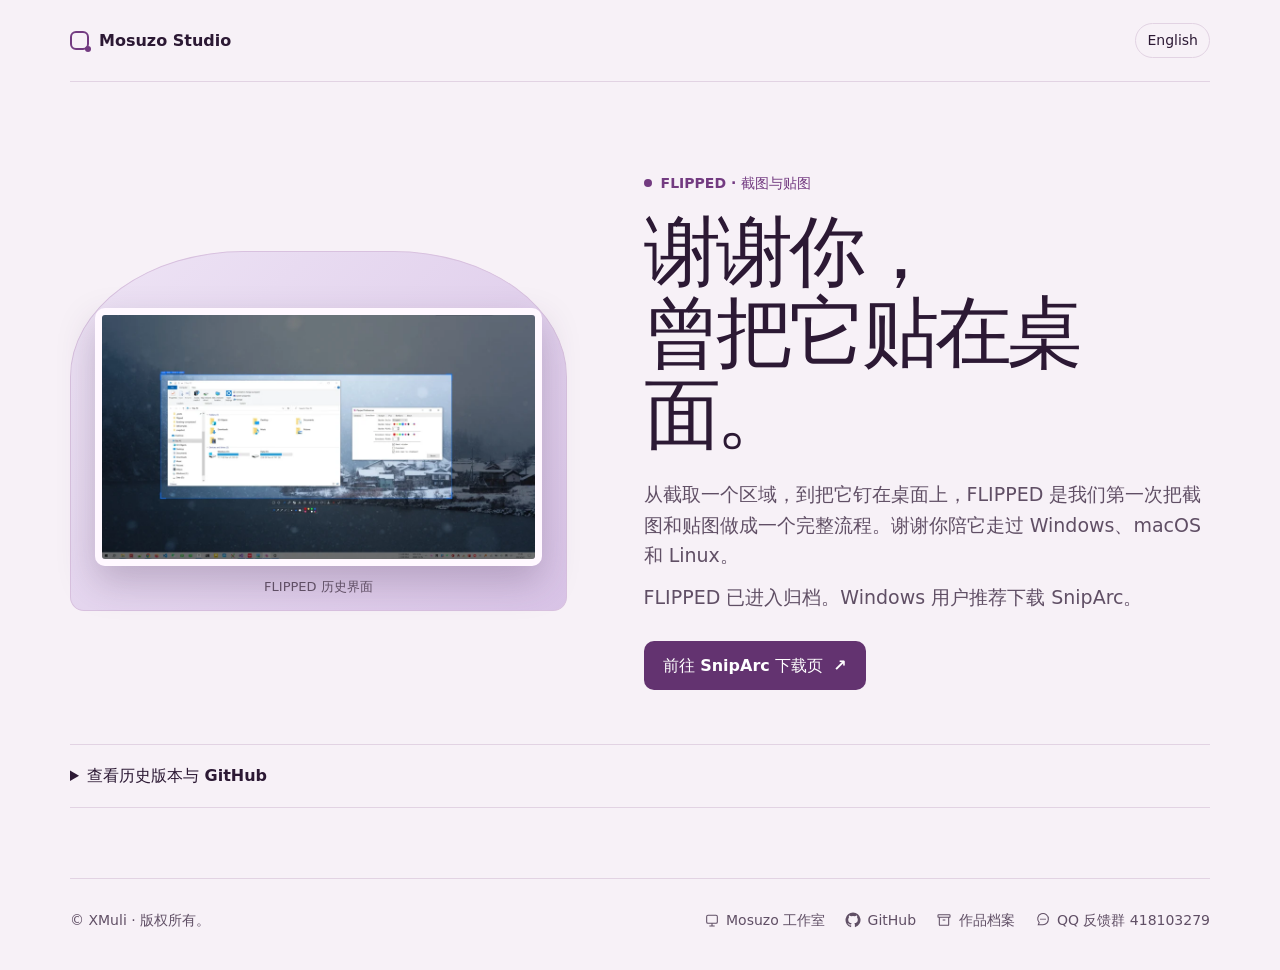
<file: docs/index.html>
<!doctype html>
<html lang="zh-CN">
<head>
  <meta charset="utf-8">
  <meta name="viewport" content="width=device-width, initial-scale=1">
  <meta name="description" content="从截取一个区域，到把它钉在桌面上，FLIPPED 是我们第一次把截图和贴图做成一个完整流程。谢谢你陪它走过 Windows、macOS 和 Linux。">
  <title>FLIPPED 告别页 · Mosuzo Studio</title>
  <link rel="stylesheet" href="farewell.css?v=20261127">
  <link rel="canonical" href="https://flipped.xmuli.tech/">
  <link rel="alternate" hreflang="en" href="https://flipped.xmuli.tech/en/">
</head>
<body class="legacy flipped">
<header class="top wrap">
  <a class="wordmark" href="index.html"><span class="logo-mark" aria-hidden="true"></span>Mosuzo Studio</a>
  <nav aria-label="页面导航"><a class="language" href="en/index.html" lang="en">English</a></nav>
</header>
<main class="wrap">
  <section class="legacy-hero">
    <div class="hero-copy">
      <p class="eyebrow"><span></span>FLIPPED · 截图与贴图</p>
      <h1>谢谢你，<br>曾把它贴在桌面。</h1>
      <p class="lead">从截取一个区域，到把它钉在桌面上，FLIPPED 是我们第一次把截图和贴图做成一个完整流程。谢谢你陪它走过 Windows、macOS 和 Linux。</p>
      <p class="follow">FLIPPED 已进入归档。Windows 用户推荐下载 SnipArc。</p>
      <div class="actions"><a class="button" href="https://sniparc.mosuzo.com/zh-cn/download">前往 SnipArc 下载页<span aria-hidden="true">↗</span></a></div>
    </div>
    <figure class="art flipped-art"><div class="photo-frame"><img src="farewell-assets/flipped.webp" alt="FLIPPED 历史界面" width="920" height="518"></div><figcaption>FLIPPED 历史界面</figcaption></figure>
  </section>
  <details class="archive-links">
    <summary>查看历史版本与 GitHub</summary>
    <p>历史版本面向的平台各有不同。macOS 或 Linux 用户可从原项目查找适合自己系统的旧版本。</p>
    <div><a href="https://github.com/SunnyCapturer/FlippedPages/releases">历史发布<span aria-hidden="true">↗</span></a><a href="https://github.com/SunnyCapturer/FLIPPED">GitHub<span aria-hidden="true">↗</span></a><a href="../index-legacy.zh_CN.html">旧站档案<span aria-hidden="true">↗</span></a></div>
  </details>
</main>
<footer class="footer wrap"><span>© <a href="https://github.com/XMuli">XMuli</a> · 版权所有。</span><nav class="site-contacts" aria-label="联系"><a href="https://mosuzo.com/"><svg class="contact-icon" width="16" height="16" viewBox="0 0 24 24" fill="none" stroke="currentColor" stroke-width="1.6" aria-hidden="true"><rect x="4" y="5" width="16" height="12" rx="2"/><path d="M8 21h8m-4-4v4"/></svg>Mosuzo 工作室</a><a href="https://github.com/XMuli"><svg class="contact-icon" width="16" height="16" viewBox="0 0 24 24" fill="currentColor" aria-hidden="true"><path d="M12 .75a11.25 11.25 0 0 0-3.56 21.92c.56.1.77-.24.77-.54v-2.1c-3.13.68-3.79-1.33-3.79-1.33-.51-1.3-1.25-1.64-1.25-1.64-1.02-.7.08-.69.08-.69 1.13.08 1.72 1.16 1.72 1.16 1 1.72 2.64 1.22 3.28.93.1-.73.39-1.22.71-1.5-2.5-.29-5.13-1.25-5.13-5.57 0-1.23.44-2.24 1.16-3.03-.12-.28-.5-1.43.11-2.98 0 0 .95-.31 3.1 1.16a10.76 10.76 0 0 1 5.64 0c2.15-1.47 3.1-1.16 3.1-1.16.61 1.55.23 2.7.11 2.98.72.79 1.16 1.8 1.16 3.03 0 4.33-2.63 5.28-5.14 5.56.4.35.76 1.03.76 2.08v3.1c0 .3.21.65.78.54A11.25 11.25 0 0 0 12 .75Z"/></svg>GitHub</a><a href="https://screenshot-archive.xmuli.tech/"><svg class="contact-icon" width="16" height="16" viewBox="0 0 24 24" fill="none" stroke="currentColor" stroke-width="1.6" aria-hidden="true"><rect x="3" y="4" width="18" height="4" rx="1"/><path d="M5 8v11a1 1 0 0 0 1 1h12a1 1 0 0 0 1-1V8"/><path d="M10 12h4"/></svg>作品档案</a><a href="https://qm.qq.com/q/ff0xkauRdm"><svg class="contact-icon" width="16" height="16" viewBox="0 0 24 24" fill="none" stroke="currentColor" stroke-width="1.6" aria-hidden="true"><path d="M20 11a8 8 0 0 1-8 8H5l1.3-3.1A8 8 0 1 1 20 11Z"/><path d="M9 11h.02m2.98 0h.02m2.98 0h.02" stroke-width="2.2" stroke-linecap="round"/></svg>QQ 反馈群 418103279</a></nav></footer>
</body>
</html>
</file>
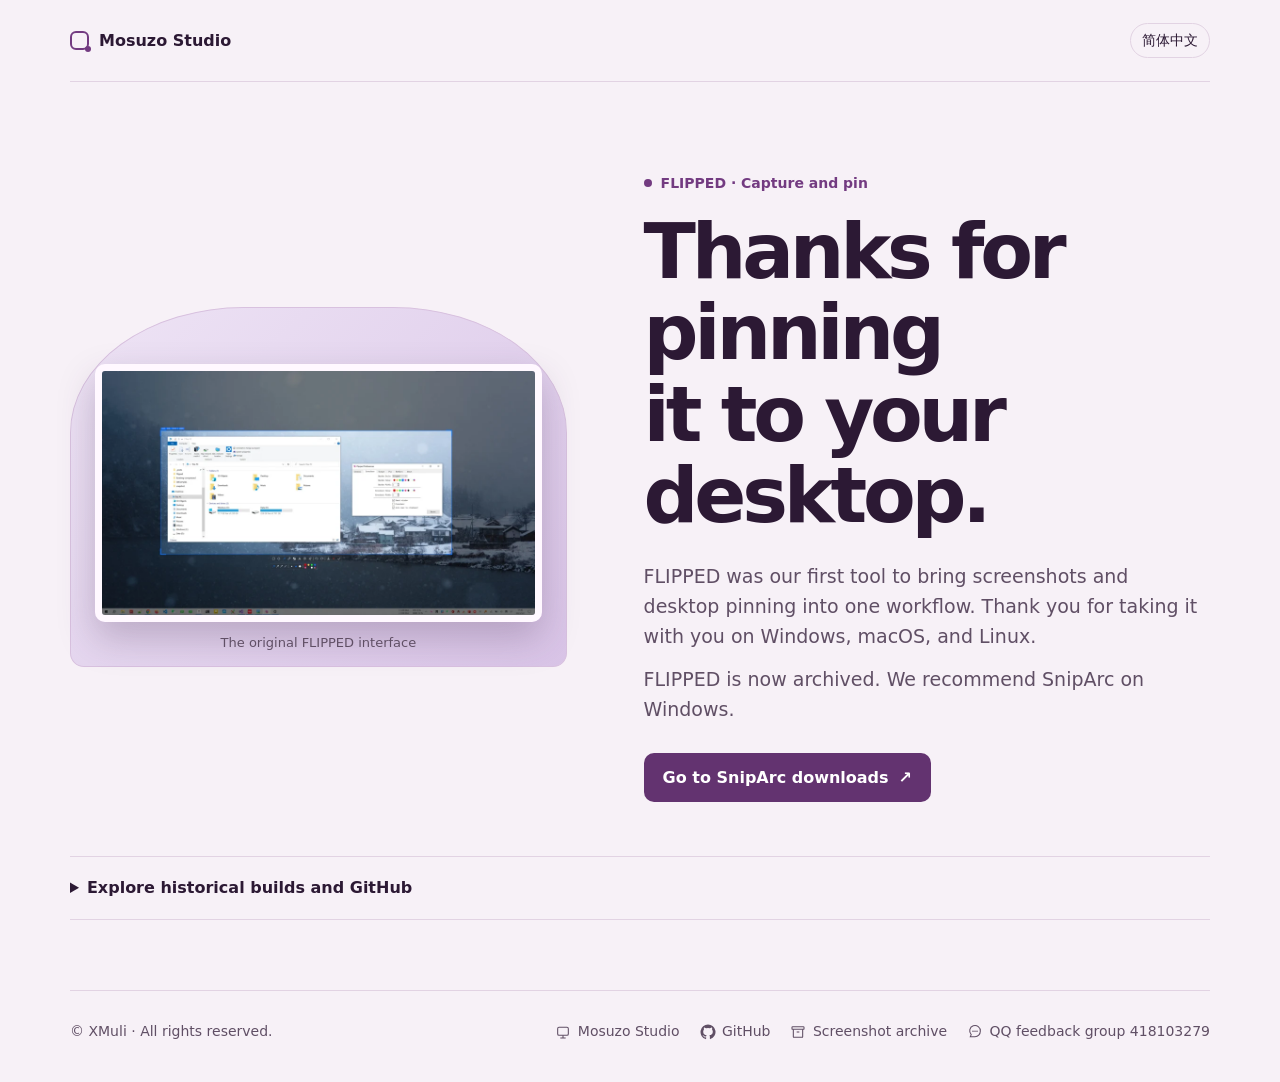
<file: docs/en/index.html>
<!doctype html>
<html lang="en">
<head>
  <meta charset="utf-8">
  <meta name="viewport" content="width=device-width, initial-scale=1">
  <meta name="description" content="FLIPPED was our first tool to bring screenshots and desktop pinning into one workflow. Thank you for taking it with you on Windows, macOS, and Linux.">
  <title>FLIPPED farewell · Mosuzo Studio</title>
  <link rel="stylesheet" href="../farewell.css?v=20261127">
  <link rel="canonical" href="https://flipped.xmuli.tech/en/">
  <link rel="alternate" hreflang="zh-CN" href="https://flipped.xmuli.tech/">
</head>
<body class="legacy flipped">
<header class="top wrap">
  <a class="wordmark" href="index.html"><span class="logo-mark" aria-hidden="true"></span>Mosuzo Studio</a>
  <nav aria-label="Page navigation"><a class="language" href="../index.html" lang="zh-CN">简体中文</a></nav>
</header>
<main class="wrap">
  <section class="legacy-hero">
    <div class="hero-copy">
      <p class="eyebrow"><span></span>FLIPPED · Capture and pin</p>
      <h1>Thanks for pinning<br>it to your desktop.</h1>
      <p class="lead">FLIPPED was our first tool to bring screenshots and desktop pinning into one workflow. Thank you for taking it with you on Windows, macOS, and Linux.</p>
      <p class="follow">FLIPPED is now archived. We recommend SnipArc on Windows.</p>
      <div class="actions"><a class="button" href="https://sniparc.mosuzo.com/download">Go to SnipArc downloads<span aria-hidden="true">↗</span></a></div>
    </div>
    <figure class="art flipped-art"><div class="photo-frame"><img src="../farewell-assets/flipped.webp" alt="The original FLIPPED interface" width="920" height="518"></div><figcaption>The original FLIPPED interface</figcaption></figure>
  </section>
  <details class="archive-links">
    <summary>Explore historical builds and GitHub</summary>
    <p>If you use macOS or Linux, look for a compatible historical build on the original project’s release page.</p>
    <div><a href="https://github.com/SunnyCapturer/FlippedPages/releases">Historical releases<span aria-hidden="true">↗</span></a><a href="https://github.com/SunnyCapturer/FLIPPED">GitHub<span aria-hidden="true">↗</span></a><a href="index-legacy.html">Archived website<span aria-hidden="true">↗</span></a></div>
  </details>
</main>
<footer class="footer wrap"><span>© <a href="https://github.com/XMuli">XMuli</a> · All rights reserved.</span><nav class="site-contacts" aria-label="Contacts"><a href="https://mosuzo.com/"><svg class="contact-icon" width="16" height="16" viewBox="0 0 24 24" fill="none" stroke="currentColor" stroke-width="1.6" aria-hidden="true"><rect x="4" y="5" width="16" height="12" rx="2"/><path d="M8 21h8m-4-4v4"/></svg>Mosuzo Studio</a><a href="https://github.com/XMuli"><svg class="contact-icon" width="16" height="16" viewBox="0 0 24 24" fill="currentColor" aria-hidden="true"><path d="M12 .75a11.25 11.25 0 0 0-3.56 21.92c.56.1.77-.24.77-.54v-2.1c-3.13.68-3.79-1.33-3.79-1.33-.51-1.3-1.25-1.64-1.25-1.64-1.02-.7.08-.69.08-.69 1.13.08 1.72 1.16 1.72 1.16 1 1.72 2.64 1.22 3.28.93.1-.73.39-1.22.71-1.5-2.5-.29-5.13-1.25-5.13-5.57 0-1.23.44-2.24 1.16-3.03-.12-.28-.5-1.43.11-2.98 0 0 .95-.31 3.1 1.16a10.76 10.76 0 0 1 5.64 0c2.15-1.47 3.1-1.16 3.1-1.16.61 1.55.23 2.7.11 2.98.72.79 1.16 1.8 1.16 3.03 0 4.33-2.63 5.28-5.14 5.56.4.35.76 1.03.76 2.08v3.1c0 .3.21.65.78.54A11.25 11.25 0 0 0 12 .75Z"/></svg>GitHub</a><a href="https://screenshot-archive.xmuli.tech/"><svg class="contact-icon" width="16" height="16" viewBox="0 0 24 24" fill="none" stroke="currentColor" stroke-width="1.6" aria-hidden="true"><rect x="3" y="4" width="18" height="4" rx="1"/><path d="M5 8v11a1 1 0 0 0 1 1h12a1 1 0 0 0 1-1V8"/><path d="M10 12h4"/></svg>Screenshot archive</a><a href="https://qm.qq.com/q/ff0xkauRdm"><svg class="contact-icon" width="16" height="16" viewBox="0 0 24 24" fill="none" stroke="currentColor" stroke-width="1.6" aria-hidden="true"><path d="M20 11a8 8 0 0 1-8 8H5l1.3-3.1A8 8 0 1 1 20 11Z"/><path d="M9 11h.02m2.98 0h.02m2.98 0h.02" stroke-width="2.2" stroke-linecap="round"/></svg>QQ feedback group 418103279</a></nav></footer>
</body>
</html>
</file>
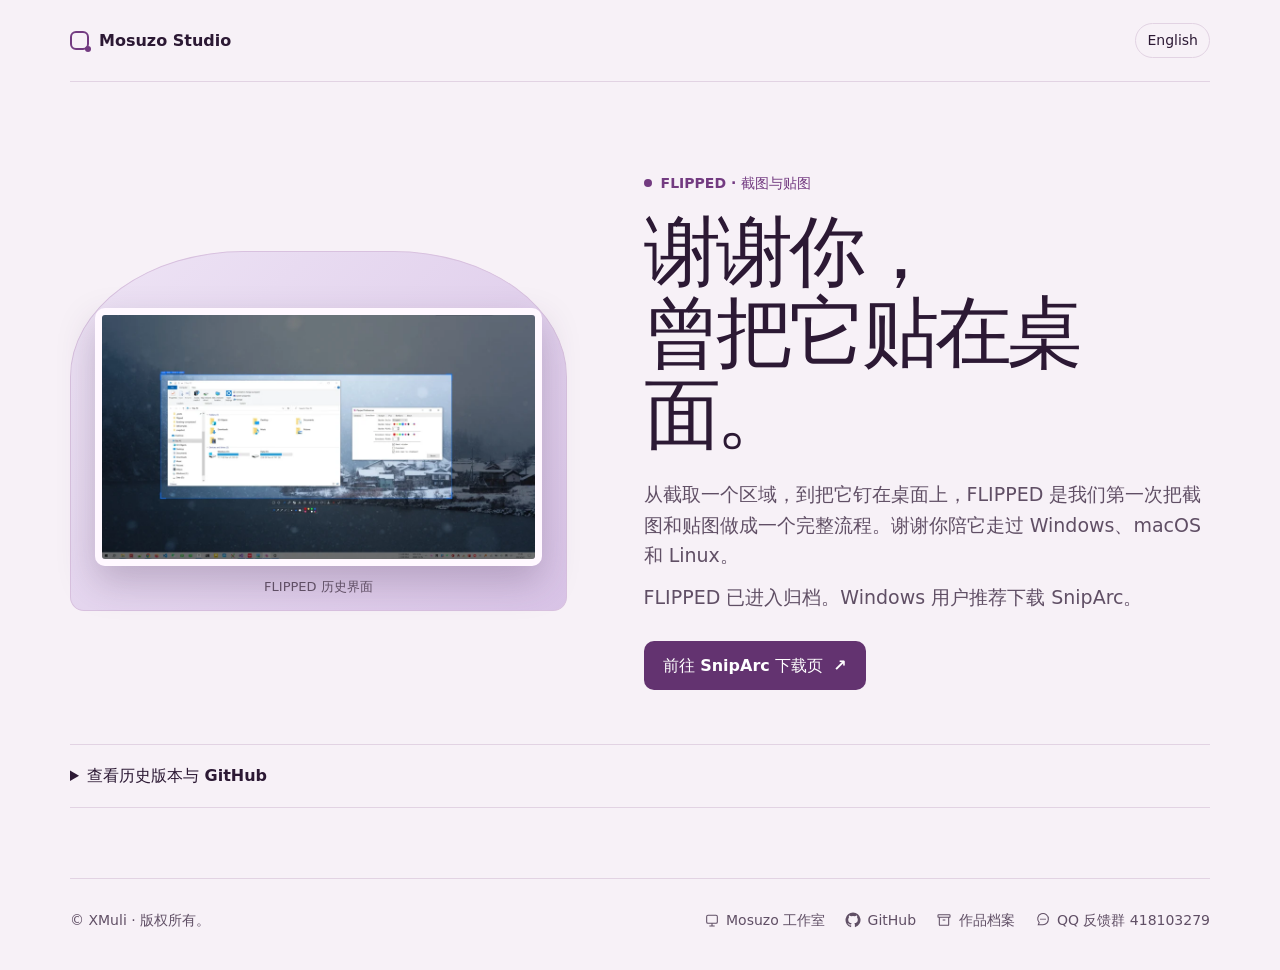
<file: docs/zh-cn/index.html>
<!doctype html>
<html lang="zh-CN">
<head>
  <meta charset="utf-8">
  <meta name="viewport" content="width=device-width, initial-scale=1">
  <meta name="description" content="从截取一个区域，到把它钉在桌面上，FLIPPED 是我们第一次把截图和贴图做成一个完整流程。谢谢你陪它走过 Windows、macOS 和 Linux。">
  <title>FLIPPED 告别页 · Mosuzo Studio</title>
  <link rel="stylesheet" href="../farewell.css?v=20261127">
  <link rel="canonical" href="https://flipped.xmuli.tech/">
  <link rel="alternate" hreflang="en" href="https://flipped.xmuli.tech/en/">
</head>
<body class="legacy flipped">
<header class="top wrap">
  <a class="wordmark" href="index.html"><span class="logo-mark" aria-hidden="true"></span>Mosuzo Studio</a>
  <nav aria-label="页面导航"><a class="language" href="../en/index.html" lang="en">English</a></nav>
</header>
<main class="wrap">
  <section class="legacy-hero">
    <div class="hero-copy">
      <p class="eyebrow"><span></span>FLIPPED · 截图与贴图</p>
      <h1>谢谢你，<br>曾把它贴在桌面。</h1>
      <p class="lead">从截取一个区域，到把它钉在桌面上，FLIPPED 是我们第一次把截图和贴图做成一个完整流程。谢谢你陪它走过 Windows、macOS 和 Linux。</p>
      <p class="follow">FLIPPED 已进入归档。Windows 用户推荐下载 SnipArc。</p>
      <div class="actions"><a class="button" href="https://sniparc.mosuzo.com/zh-cn/download">前往 SnipArc 下载页<span aria-hidden="true">↗</span></a></div>
    </div>
    <figure class="art flipped-art"><div class="photo-frame"><img src="../farewell-assets/flipped.webp" alt="FLIPPED 历史界面" width="920" height="518"></div><figcaption>FLIPPED 历史界面</figcaption></figure>
  </section>
  <details class="archive-links">
    <summary>查看历史版本与 GitHub</summary>
    <p>历史版本面向的平台各有不同。macOS 或 Linux 用户可从原项目查找适合自己系统的旧版本。</p>
    <div><a href="https://github.com/SunnyCapturer/FlippedPages/releases">历史发布<span aria-hidden="true">↗</span></a><a href="https://github.com/SunnyCapturer/FLIPPED">GitHub<span aria-hidden="true">↗</span></a><a href="../index-legacy.zh_CN.html">旧站档案<span aria-hidden="true">↗</span></a></div>
  </details>
</main>
<footer class="footer wrap"><span>© <a href="https://github.com/XMuli">XMuli</a> · 版权所有。</span><nav class="site-contacts" aria-label="联系"><a href="https://mosuzo.com/"><svg class="contact-icon" width="16" height="16" viewBox="0 0 24 24" fill="none" stroke="currentColor" stroke-width="1.6" aria-hidden="true"><rect x="4" y="5" width="16" height="12" rx="2"/><path d="M8 21h8m-4-4v4"/></svg>Mosuzo 工作室</a><a href="https://github.com/XMuli"><svg class="contact-icon" width="16" height="16" viewBox="0 0 24 24" fill="currentColor" aria-hidden="true"><path d="M12 .75a11.25 11.25 0 0 0-3.56 21.92c.56.1.77-.24.77-.54v-2.1c-3.13.68-3.79-1.33-3.79-1.33-.51-1.3-1.25-1.64-1.25-1.64-1.02-.7.08-.69.08-.69 1.13.08 1.72 1.16 1.72 1.16 1 1.72 2.64 1.22 3.28.93.1-.73.39-1.22.71-1.5-2.5-.29-5.13-1.25-5.13-5.57 0-1.23.44-2.24 1.16-3.03-.12-.28-.5-1.43.11-2.98 0 0 .95-.31 3.1 1.16a10.76 10.76 0 0 1 5.64 0c2.15-1.47 3.1-1.16 3.1-1.16.61 1.55.23 2.7.11 2.98.72.79 1.16 1.8 1.16 3.03 0 4.33-2.63 5.28-5.14 5.56.4.35.76 1.03.76 2.08v3.1c0 .3.21.65.78.54A11.25 11.25 0 0 0 12 .75Z"/></svg>GitHub</a><a href="https://screenshot-archive.xmuli.tech/"><svg class="contact-icon" width="16" height="16" viewBox="0 0 24 24" fill="none" stroke="currentColor" stroke-width="1.6" aria-hidden="true"><rect x="3" y="4" width="18" height="4" rx="1"/><path d="M5 8v11a1 1 0 0 0 1 1h12a1 1 0 0 0 1-1V8"/><path d="M10 12h4"/></svg>作品档案</a><a href="https://qm.qq.com/q/ff0xkauRdm"><svg class="contact-icon" width="16" height="16" viewBox="0 0 24 24" fill="none" stroke="currentColor" stroke-width="1.6" aria-hidden="true"><path d="M20 11a8 8 0 0 1-8 8H5l1.3-3.1A8 8 0 1 1 20 11Z"/><path d="M9 11h.02m2.98 0h.02m2.98 0h.02" stroke-width="2.2" stroke-linecap="round"/></svg>QQ 反馈群 418103279</a></nav></footer>
</body>
</html>
</file>
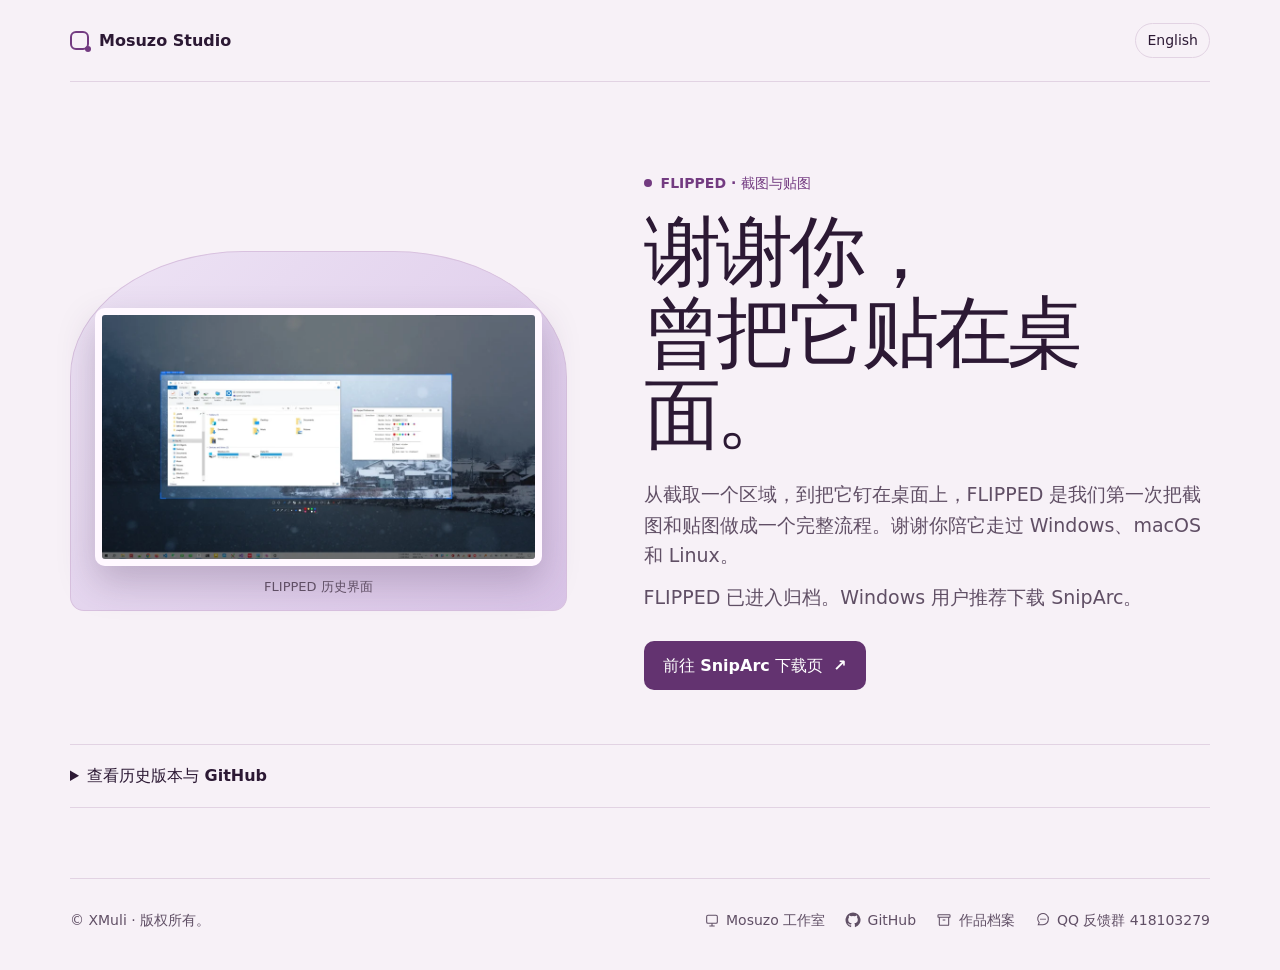
<file: docs/index.zh_CN.html>
<!doctype html>
<html lang="zh-CN">
<head>
  <meta charset="utf-8">
  <meta http-equiv="refresh" content="0; url=zh-cn/index.html">
  <title>FLIPPED · Mosuzo Studio</title>
  <link rel="canonical" href="zh-cn/index.html">
</head>
<body><a href="zh-cn/index.html">打开 FLIPPED 中文告别页</a></body>
</html>
</file>
<file: docs/farewell.css>
:root {
  font-family: "Segoe UI", "Microsoft YaHei UI", system-ui, sans-serif;
  font-synthesis: none;
  line-height: 1.6;
}
*, *::before, *::after { box-sizing: border-box; }
body, h1, h2, p, figure { margin: 0; }
body {
  --bg: #f8f7f4;
  --ink: #201d30;
  --muted: #57536a;
  --line: #ddd8e4;
  --accent: #5542be;
  --button: #5542be;
  --button-text: #fff;
  background: var(--bg);
  color: var(--ink);
}
a { color: inherit; text-underline-offset: .25em; }
a:focus-visible, summary:focus-visible { outline: 3px solid var(--accent); outline-offset: 5px; }
img { display: block; max-width: 100%; height: auto; }
.wrap { width: min(1140px, calc(100% - 104px)); margin-inline: auto; }
.top, .footer { display: flex; align-items: center; justify-content: space-between; gap: 18px; }
.top { min-height: 82px; border-bottom: 1px solid var(--line); }
.wordmark, nav, .language, .button, .text-link, .card-link { display: inline-flex; align-items: center; gap: 10px; }
.top a, .footer a, .back, .project { text-decoration: none; }
.top a:hover, .footer a:hover, .back:hover { text-decoration: underline; }
.wordmark { font-weight: 700; }
.logo-mark { position: relative; width: 19px; height: 19px; border: 2px solid currentColor; border-radius: 6px; color: var(--accent); }
.logo-mark::after { content: ""; position: absolute; width: 6px; height: 6px; bottom: -4px; right: -4px; background: currentColor; border-radius: 50%; }
nav { gap: 24px; font-size: 14px; }
.language { padding: 5px 11px; border: 1px solid var(--line); border-radius: 100px; }
.eyebrow { color: var(--accent); font-weight: 700; font-size: 14px; display: flex; align-items: center; gap: 9px; }
.eyebrow > span { width: 8px; height: 8px; border-radius: 50%; background: currentColor; flex: none; }
h1 { font-size: clamp(48px, 6vw, 88px); line-height: 1.06; letter-spacing: -.055em; font-weight: 780; margin: 17px 0 24px; }
html[lang="en"] h1 { text-wrap: balance; }
.lead, .follow { color: var(--muted); max-width: 37rem; font-size: clamp(16px, 1.6vw, 19px); }
.follow { margin-top: 12px; }
.actions { display: flex; flex-wrap: wrap; align-items: center; gap: 12px 22px; margin-top: 28px; }
.button { background: var(--button); color: var(--button-text); padding: 12px 19px; border-radius: 10px; text-decoration: none; font-weight: 700; white-space: nowrap; }
.button:hover { filter: brightness(.9); }
.text-link { font-weight: 650; color: var(--accent); text-decoration: none; }
.text-link:hover { text-decoration: underline; }
.footer { border-top: 1px solid var(--line); color: var(--muted); font-size: 14px; padding: 19px 0 28px; margin-top: 70px; }
.home-hero, .legacy-hero { display: grid; align-items: center; grid-template-columns: minmax(0, 1.03fr) minmax(0, 1fr); gap: clamp(35px, 6vw, 90px); }
.home-hero { padding-block: clamp(55px, 8vw, 111px) 75px; }
.main-art { position: relative; display: grid; place-items: center; min-height: 418px; isolation: isolate; background: #e8e2fe; border: 1px solid #d7cbf7; border-radius: 22px; overflow: hidden; padding: 52px 40px 30px; }
.main-art img { position: relative; width: min(86%, 300px); border-radius: 13px; box-shadow: 0 18px 45px #30245c3b; }
.art-grid { position: absolute; inset: 0; z-index: -1; background: radial-gradient(ellipse at 85% 15%, #faf7ff, transparent 57%), repeating-linear-gradient(0deg, #7864b516 0 1px, transparent 1px 31px), repeating-linear-gradient(90deg, #7864b516 0 1px, transparent 1px 31px); }
.art-caption { position: absolute; top: 18px; left: 19px; right: 19px; display: flex; align-items: center; justify-content: space-between; gap: 8px; font-size: 12px; color: #554774; }
.art-caption strong { font-size: 17px; color: #2e2351; }
.projects { scroll-margin-top: 22px; padding-block: 27px 0; border-top: 1px solid var(--line); }
.section-heading h2, .last-call h2 { font-size: clamp(29px, 4vw, 49px); letter-spacing: -.04em; line-height: 1.16; margin: 6px 0 8px; }
.section-heading > p:last-child, .last-call p { color: var(--muted); }
.project-grid { display: grid; grid-template-columns: repeat(4, minmax(0, 1fr)); gap: 13px; margin-top: 21px; }
.project { display: grid; align-content: start; gap: 5px; min-height: 174px; padding: 16px; border-radius: 13px; border: 1px solid transparent; font-size: 14px; }
.project:hover { border-color: currentColor; }
.project strong { font-size: clamp(18px, 2.3vw, 29px); line-height: 1.2; overflow-wrap: anywhere; }
.project-period { font-size: 12px; font-weight: 650; }
.card-link { margin-top: 8px; font-weight: 700; }
.shotx-card { color: #d6f8df; background: #162a22; }
.flipped-card { color: #3b2951; background: #eee3f3; }
.sunny-card { color: #673b20; background: #fae8c6; }
.sunnycapturer-card { color: #253b81; background: #e0e9ff; }
.last-call { display: flex; align-items: center; justify-content: space-between; gap: 22px; margin-top: 52px; padding: 26px 28px; background: #eeeafb; border: 1px solid #ddd5f3; border-radius: 15px; }
.last-call h2 { margin-top: 0; font-size: clamp(25px, 3.5vw, 37px); }
.back { display: inline-block; color: var(--muted); font-size: 14px; margin-top: 24px; }
.legacy-hero { padding-block: clamp(45px, 7vw, 94px) 54px; }
.art { min-width: 0; }
.art figcaption { font-size: 13px; color: var(--muted); }
.archive-links { padding: 18px 0; border-top: 1px solid var(--line); border-bottom: 1px solid var(--line); }
.archive-links summary { width: fit-content; font-weight: 680; cursor: pointer; }
.archive-links p { color: var(--muted); margin: 10px 0; }
.archive-links div { display: flex; flex-wrap: wrap; gap: 6px 16px; }
.archive-links a { display: inline-flex; gap: 6px; color: var(--accent); font-weight: 650; }

.shotx { --bg: #101d18; --ink: #effff2; --muted: #b1c8ba; --line: #354b3f; --accent: #a0edb7; --button: #a8edba; --button-text: #102617; }
.shotx .wordmark, .shotx .eyebrow, .shotx .terminal, .shotx .archive-links summary { font-family: Consolas, "Microsoft YaHei UI", monospace; }
.shotx .button, .shotx .language { border-radius: 4px; }
.terminal { background: #14271d; border: 1px solid #426651; border-radius: 10px; box-shadow: 0 20px 50px #090f0c7a; overflow: hidden; }
.terminal-bar, .window-bar { display: flex; align-items: center; gap: 6px; min-height: 41px; padding: 0 13px; }
.terminal-bar { border-bottom: 1px solid #395645; color: #c6dacc; font-size: 12px; }
.terminal-bar i, .window-bar i { width: 7px; height: 7px; border-radius: 50%; background: currentColor; opacity: .68; }
.terminal-bar span { margin-left: 6px; }
.terminal-body { display: grid; min-height: 318px; place-content: center; justify-items: center; gap: 11px; color: #c2efd0; background: repeating-linear-gradient(90deg,#87bb9215 0 1px,transparent 1px 24px), repeating-linear-gradient(0deg,#87bb9215 0 1px,transparent 1px 24px); }
.terminal-body > span { color: #adc5b7; font-size: 12px; }
.reticle { position: relative; width: min(220px, 48vw); aspect-ratio: 1.65; border: 1px dashed #9cebaf; background: #89d5a018; margin-bottom: 5px; display: grid; place-items: center; }
.reticle::before { content: "+"; color: #a0edb7; font-size: 29px; }
.reticle::after, .reticle i { content: ""; position: absolute; width: 10px; height: 10px; border: 2px solid #9cebaf; background: #14271d; }
.reticle::after { right: -5px; bottom: -5px; }
.reticle i { left: -5px; top: -5px; }

.flipped { --bg: #f7f1f7; --ink: #2c1934; --muted: #604f65; --line: #e2d3e3; --accent: #733b81; --button: #633370; }
.flipped .legacy-hero { grid-template-columns: minmax(0, 1fr) minmax(0, 1.14fr); }
.flipped .legacy-hero .hero-copy { grid-column: 2; grid-row: 1; }
.flipped .flipped-art { grid-column: 1; grid-row: 1; }
.flipped-art { padding: 22px 24px 12px; background: linear-gradient(135deg,#eee4f5,#d9c4e7); border: 1px solid #d8c1df; border-radius: 35% 35% 14px 14px; }
.photo-frame { border: 7px solid #fff8ff; border-radius: 10px; margin-top: 34px; box-shadow: 0 16px 36px #47325243; overflow: hidden; }
.flipped-art figcaption { text-align: center; padding-top: 11px; }

.sunny { --bg: #fff7e7; --ink: #442c1e; --muted: #70513a; --line: #ead9bd; --accent: #8d440e; --button: #8a4217; }
.sunny h1 { font-family: Georgia, "Songti SC", SimSun, serif; font-weight: 700; }
.sunny .button { border-radius: 100px; }
.postcard { background: #fffcf0; border: 1px solid #ead4ab; padding: 12px; box-shadow: 0 20px 37px #50341121; transform: rotate(3deg); margin: 8px; }
.sun-scene { position: relative; display: grid; place-items: center; min-height: 240px; isolation: isolate; overflow: hidden; background: #fbe5af; }
.sun-scene i { position: absolute; width: 42%; aspect-ratio: 1; border-radius: 50%; background: #ed9c42; top: 18%; }
.sun-scene b, .sun-scene span { position: absolute; bottom: -62%; border-radius: 50%; width: 104%; aspect-ratio: 1; }
.sun-scene b { background: #c66b43; left: -28%; }
.sun-scene span { background: #df8056; right: -37%; bottom: -74%; }
.postcard figcaption { display: flex; flex-wrap: wrap; align-items: baseline; justify-content: space-between; gap: 4px 12px; padding: 8px 5px 1px; }
.postcard strong { font-family: Georgia, serif; font-size: 26px; color: #713b23; }

.sunnycapturer { --bg: #eef3fe; --ink: #172758; --muted: #445580; --line: #d0dcf5; --accent: #2b48aa; --button: #2c48ad; }
.sunnycapturer .legacy-hero { grid-template-columns: 1fr; text-align: center; gap: 28px; }
.sunnycapturer .hero-copy { display: grid; justify-items: center; }
.sunnycapturer h1 br { display: none; }
.sunnycapturer .actions { justify-content: center; }
.capturer-art { width: min(100%, 720px); margin-inline: auto; isolation: isolate; position: relative; padding: 38px 32px 11px; border-radius: 18px; background: linear-gradient(137deg,#dbe8ff,#d7d7fa); overflow: hidden; border: 1px solid #d1dafa; }
.capturer-orbit { position: absolute; z-index: -1; inset: -60% 18% auto; aspect-ratio: 1; border-radius: 50%; border: 1px solid #8c9bda94; box-shadow: 0 0 0 15px #e2e9ff77, 0 0 0 36px #8c9bda26; }
.capturer-window { overflow: hidden; border-radius: 10px; box-shadow: 0 14px 30px #293f8434; background: #fff; text-align: left; }
.window-bar { min-height: 29px; color: #6375ad; background: #f6f8ff; border-bottom: 1px solid #e0e6fa; }
.capturer-window img { width: 100%; }
.capturer-art figcaption { margin-top: 10px; }

@media (max-width: 960px) {
  .wrap { width: calc(100% - 58px); }
  .main-art { min-height: 350px; }
  .project-grid { grid-template-columns: repeat(2, minmax(0, 1fr)); }
}
@media (max-width: 700px) {
  .wrap { width: calc(100% - 34px); }
  .top { min-height: 63px; }
  nav { gap: 9px; }
  .top nav > a:first-child { display: none; }
  .home-hero, .legacy-hero, .flipped .legacy-hero { grid-template-columns: minmax(0, 1fr); gap: 29px; padding-block: 40px 44px; }
  .flipped .legacy-hero .hero-copy, .flipped .flipped-art { grid-column: auto; grid-row: auto; }
  .main-art { min-height: 0; padding: 51px 25px 23px; }
  h1 { margin-block: 14px 16px; font-size: clamp(41px, 9vw, 64px); }
  .photo-frame { margin-top: 16px; }
  .terminal-body { min-height: 230px; }
  .sun-scene { min-height: 185px; }
  .capturer-art { padding-inline: 15px; }
  .last-call { align-items: flex-start; flex-direction: column; padding: 19px; }
  .footer { margin-top: 46px; }
}
@media (max-width: 380px) {
  .project-grid { grid-template-columns: 1fr; }
  .project { min-height: auto; }
  .art-caption { left: 11px; right: 11px; }
}

.site-contacts { display: flex; flex-wrap: wrap; align-items: center; gap: .1rem 1.25rem; font-size: .875rem; }
.site-contacts a { display: inline-flex; align-items: center; gap: .4rem; min-height: 44px; white-space: nowrap; text-decoration: none; }
.site-contacts a:hover { text-decoration: underline; }
.site-contacts .contact-icon { width: 1rem; height: 1rem; flex: none; }
footer:has(.site-contacts) { display: flex; flex-wrap: wrap; align-items: center; justify-content: space-between; gap: .25rem 1.25rem; }
@media (max-width: 700px) {
  footer:has(.site-contacts) { align-items: flex-start; }
  .site-contacts { gap: .1rem 1rem; }
}
</file>
